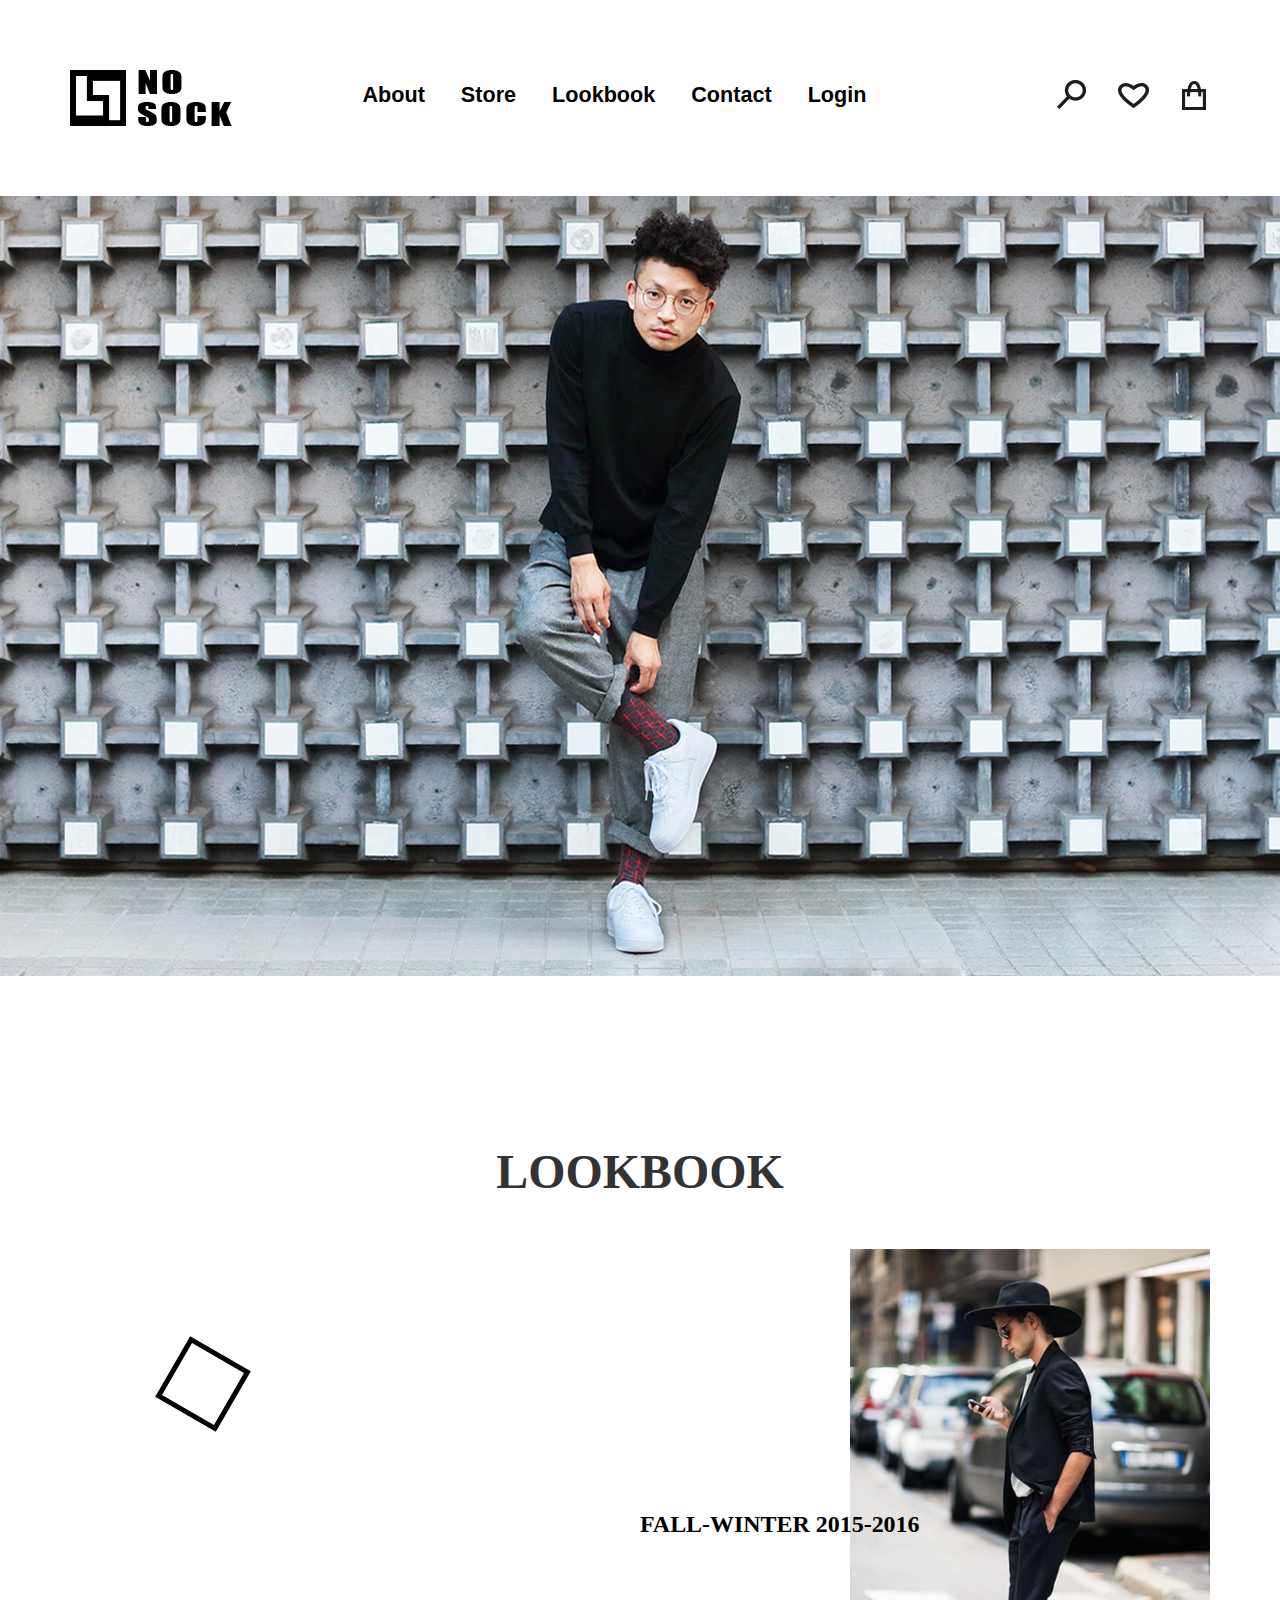
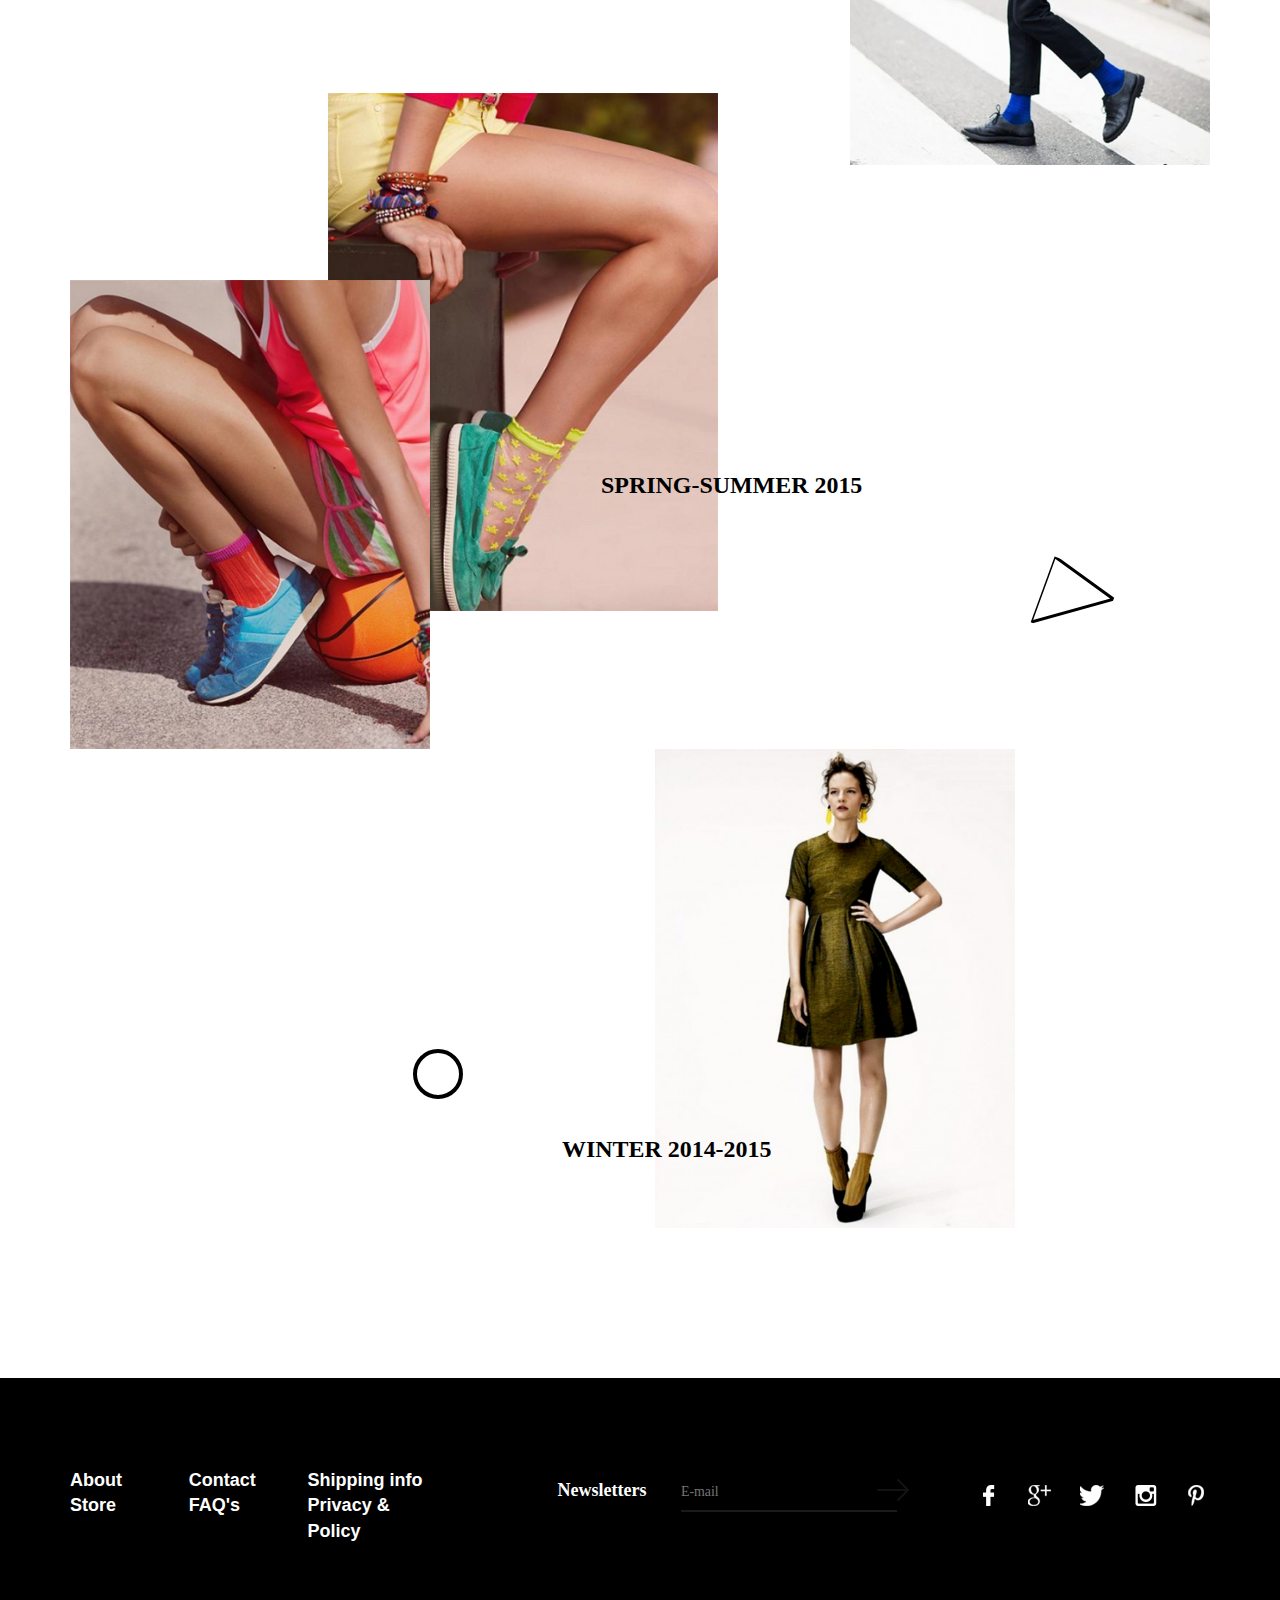
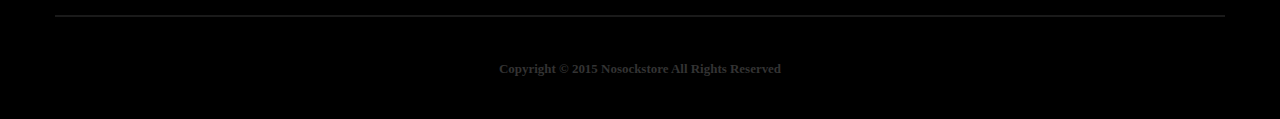
<file: index.html>
<!DOCTYPE html>
<html lang="en">
<head>
    <head>
        <meta charset="utf-8">
        <meta http-equiv="X-UA-Compatible" content="IE=edge">
        <meta name="viewport" content="width=device-width, initial-scale=1">
        <title>Maschenko NoSock</title>
        <link rel="stylesheet" type="text/css" href="./css/slick.css"/>
        <link rel="stylesheet" type="text/css" href="./css/slick-theme.css"/>
        <!-- Bootstrap -->
        <link href="./bootstrap/css/bootstrap.min.css" rel="stylesheet">
        <link rel="stylesheet" href="./css/style.css">
        <link rel="stylesheet" href="./css/media.css">
        <!--[if lt IE 9]>
          <script src="https://oss.maxcdn.com/html5shiv/3.7.3/html5shiv.min.js"></script>
          <script src="https://oss.maxcdn.com/respond/1.4.2/respond.min.js"></script>
        <![endif]-->
      </head>
</head>
<body>
    <header class="header">
        <div class="container">
            <div class="row row__header">
                <div class="visible-xs col-xs-2 burger__box">
                    <div class="burger">
                        <div class="br-stick"></div>
                    </div>
                </div>
                <div class="col-md-2 col-sm-3 hidden-xs">
                    <a href="#" class="logo__link">
                        <img src="img/logo.png" alt="logo">
                    </a>
                </div>
                <div class="col-md-6 col-md-offset-1 col-sm-12 nav__box">
                    <ul class="header__list navbar-nav">
                        <li class="header__list_item"><a href="#" class="header__list_link">About</a></li>
                        <li class="header__list_item"><a href="#" class="header__list_link">Store</a></li>
                        <li class="header__list_item"><a href="#" class="header__list_link">Lookbook</a></li>
                        <li class="header__list_item"><a href="#" class="header__list_link">Contact</a></li>
                        <li class="header__list_item"><a href="#" class="header__list_link">Login</a></li>
                    </ul>
                </div>
                <div class="col-md-2 col-md-offset-1 col-sm-3 col-sm-offset-6 sol-xs-2 icon__box">
                    <ul class="header__icon">
                        <li class="header__icon_item"><a href="#" class="header__icon_link header__icon_link-search"></a></li>
                        <li class="header__icon_item"><a href="#" class="header__icon_link header__icon_link-like"></a></li>
                        <li class="header__icon_item"><a href="#" class="header__icon_link header__icon_link-cart"></a></li>
                    </ul>
                </div>
            </div>
        </div>
    </header>
    <section class="banner__block">
        <div class="box__img"></div>
    </section>
    <main class="main__content">
        <div class="container">
            <div class="row">
                <div class="col-12 col__title">
                    <h1 class="main__title">lookbook</h1>
                </div>
            </div>
        </div>
        <div class="container">
            <div class="row">
                <div class="col-sm-1 col-sm-offset-1 position">
                    <div class="square">
                    </div>
                </div>
                <div class="col-sm-4 col-sm-offset-6 col-xs-7 col-xs-offset-1 position">
                    <span class="text-date text-date_f-w">fall-winter 2015-2016</span>
                    <img src="img/Layer 2.png" alt="pic" class="">
                </div>
            </div>
            <div class="row">
                <div class="col-sm-4 col-xs-5 position backet-box">
                    <img src="img/Layer 4.png" alt="pic" class="backet-down-girl">
                    <img src="img/Layer 3.png" alt="pic" class="backet-top-girl">
                    <span class="text-date text-date_s-s">spring-summer 2015</span>
                </div>
                <div class="col-sm-1 col-sm-offset-6 position triangle__block">
                    <div class="triangle">
                        <svg xmlns="http://www.w3.org/2000/svg" version="1.1" class="svg-triangle">
                          <polygon points="0,0 70,0 50,70"/>
                        </svg>
                    </div>
                </div>
            </div>
            <div class="row">
                <div class="col-sm-1 col-sm-offset-3 position">
                    <div class="circle">
                    </div>
                </div>
                <div class="col-sm-4 col-sm-offset-2 col-xs-7 col-xs-offset-5 girl__box position">
                    <span class="text-date text-date_w">winter 2014-2015</span>
                    <img src="img/Layer 5.png" alt="pic">
                </div>
            </div>
        </div>
    </main>
    <footer class="footer">
        <div class="container top-footer">
            <div class="row">
                <div class="col-md-4 col-sm-12">
                    <ul class="footer__nav">
                        <li class="footer__nav_item"><a href="#" class="footer__nav_link">About</a></li>
                        <li class="footer__nav_item"><a href="#" class="footer__nav_link">Contact</a></li>
                        <li class="footer__nav_item"><a href="#" class="footer__nav_link">Shipping info</a></li>
                        <li class="footer__nav_item"><a href="#" class="footer__nav_link">Store</a></li>
                        <li class="footer__nav_item"><a href="#" class="footer__nav_link">FAQ's</a></li>
                        <li class="footer__nav_item"><a href="#" class="footer__nav_link">Privacy &amp; Policy</a></li>
                    </ul>
                </div>
                <div class="col-md-4 col-md-offset-1 col-sm-12">
                    <form action="form.php" class="email-form">
                        <label for="email">Newsletters</label>
                        <input type="mail" class="email" id="email" placeholder="E-mail">
                    </form>
                </div>
                <div class="col-md-3 social__box col-sm-12">
                    <ul class="footer__social">
                        <li class="social__item"><a href="#" class="social__link social__link-fb"></a></li>
                        <li class="social__item"><a href="#" class="social__link social__link-gp"></a></li>
                        <li class="social__item"><a href="#" class="social__link social__link-tw"></a></li>
                        <li class="social__item"><a href="#" class="social__link social__link-inst"></a></li>
                        <li class="social__item"><a href="#" class="social__link social__link-pn"></a></li>
                    </ul>
                </div>
            </div>
        </div>
        <div class="container">
            <div class="row down-footer">
                <div class="col-md-4 col-md-offset-4">
                    <span class="footer__copy">Copyright &copy; 2015 Nosockstore All Rights Reserved</span>
                </div>
            </div>
        </div>
    </footer>
    <script src="libs/jquery-3.3.1.min.js"></script>
    <script src="libs/slick.min.js"></script>
    <script src="js/main.js"></script>
</body>
</html>
</file>
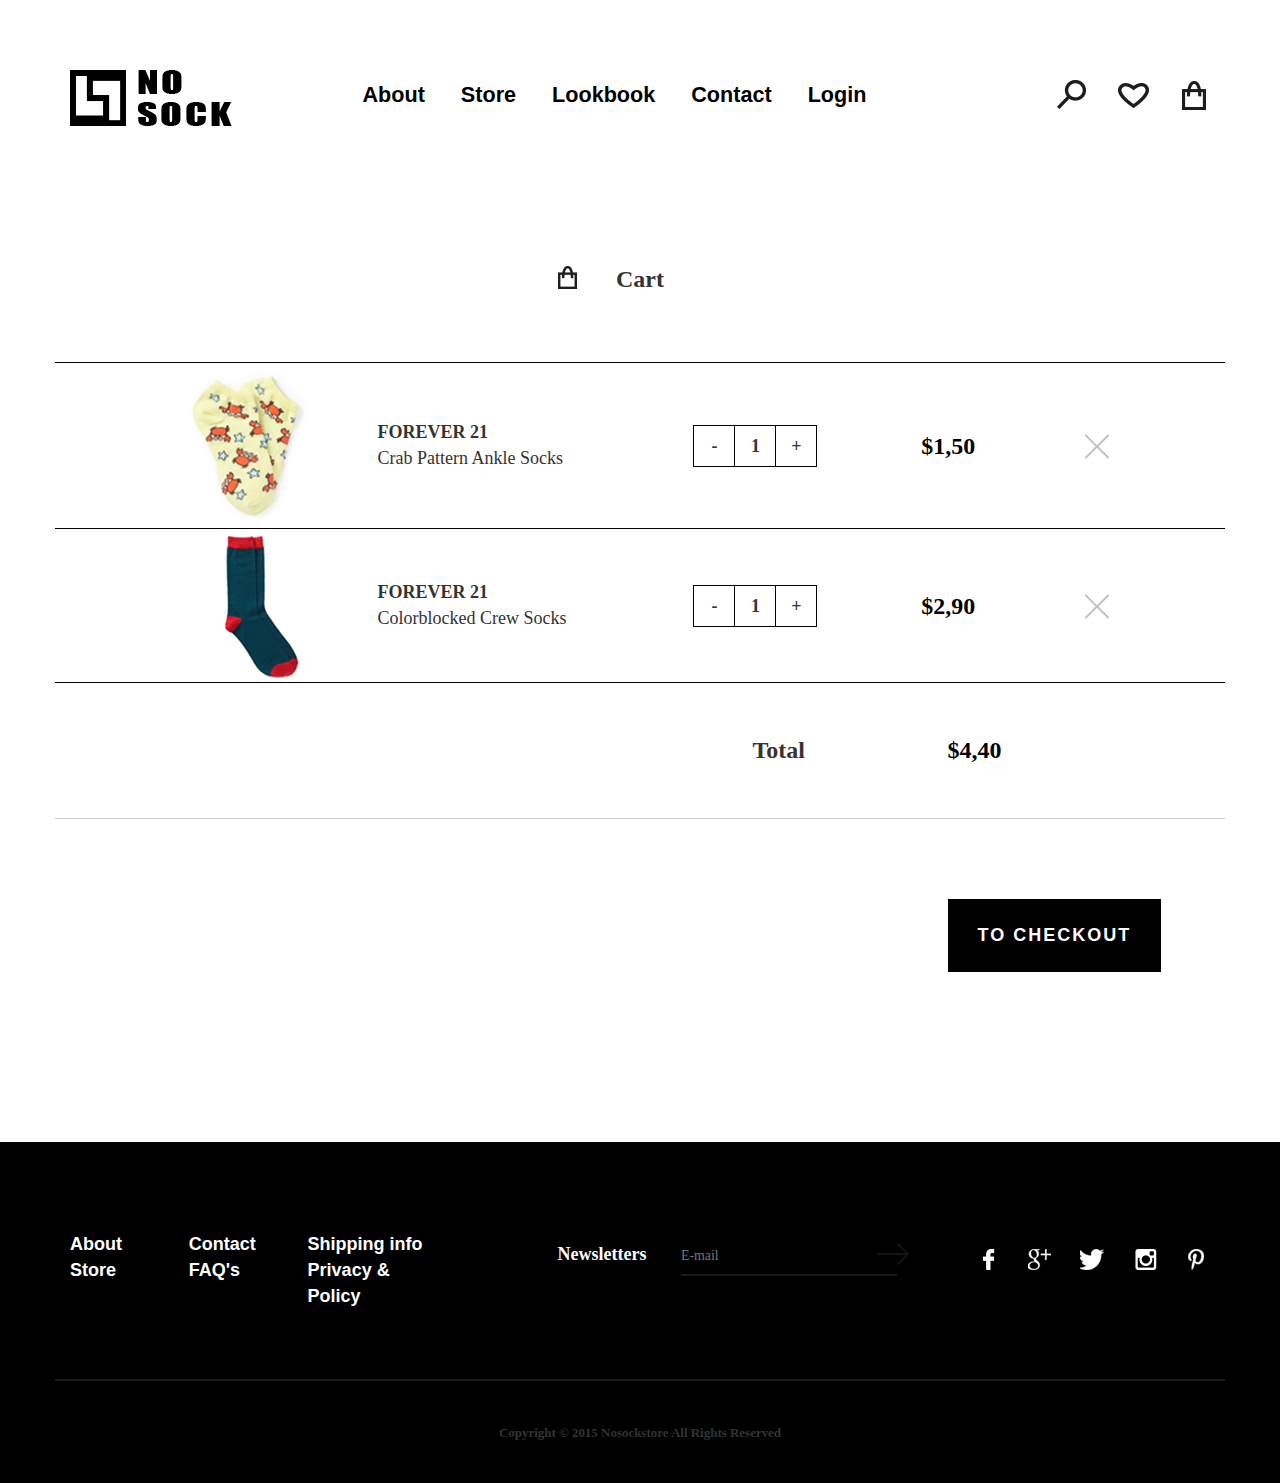
<file: cart.html>
<!DOCTYPE html>
<html lang="en">
<head>
    <head>
        <meta charset="utf-8">
        <meta http-equiv="X-UA-Compatible" content="IE=edge">
        <meta name="viewport" content="width=device-width, initial-scale=1">
        <title>Maschenko NoSock</title>
        <link rel="stylesheet" type="text/css" href="./css/slick.css"/>
        <link rel="stylesheet" type="text/css" href="./css/slick-theme.css"/>
        <!-- Bootstrap -->
        <link href="./bootstrap/css/bootstrap.min.css" rel="stylesheet">
        <link rel="stylesheet" href="./css/style.css">
        <link rel="stylesheet" href="./css/media.css">
        <!--[if lt IE 9]>
          <script src="https://oss.maxcdn.com/html5shiv/3.7.3/html5shiv.min.js"></script>
          <script src="https://oss.maxcdn.com/respond/1.4.2/respond.min.js"></script>
        <![endif]-->
      </head>
</head>
<body>
    <header class="header">
        <div class="container">
            <div class="row row__header">
                <div class="visible-xs col-xs-2 burger__box">
                    <div class="burger">
                        <div class="br-stick"></div>
                    </div>
                </div>
                <div class="col-md-2 col-sm-3 hidden-xs">
                    <a href="#" class="logo__link">
                        <img src="img/logo.png" alt="logo">
                    </a>
                </div>
                <div class="col-md-6 col-md-offset-1 col-sm-12 nav__box">
                    <ul class="header__list navbar-nav">
                        <li class="header__list_item"><a href="#" class="header__list_link">About</a></li>
                        <li class="header__list_item"><a href="#" class="header__list_link">Store</a></li>
                        <li class="header__list_item"><a href="#" class="header__list_link">Lookbook</a></li>
                        <li class="header__list_item"><a href="#" class="header__list_link">Contact</a></li>
                        <li class="header__list_item"><a href="#" class="header__list_link">Login</a></li>
                    </ul>
                </div>
                <div class="col-md-2 col-md-offset-1 col-sm-3 col-sm-offset-6 sol-xs-2 icon__box">
                    <ul class="header__icon">
                        <li class="header__icon_item"><a href="#" class="header__icon_link header__icon_link-search"></a></li>
                        <li class="header__icon_item"><a href="#" class="header__icon_link header__icon_link-like"></a></li>
                        <li class="header__icon_item"><a href="#" class="header__icon_link header__icon_link-cart"></a></li>
                    </ul>
                </div>
            </div>
        </div>
    </header>
    <main class="cart">
        <div class="container">
            <div class="row row__title">
                <div class="col-xs-2 col-xs-offset-5">
                    <h2 class="title__cart">Cart</h2>
                </div>
            </div>
            <div class="row row__cart">
                <div class="col-sm-2 col-sm-offset-1">
                    <img src="img/cart1.png" alt="pic">
                </div>
                <div class="col-sm-7 col-xs-5 nosock__wrap">
                    <div class="col-sm-5 cart__desc col-xs-12">
                        <div class="item__title">forever 21</div>
                        <div class="item__text">Crab Pattern Ankle Socks</div>
                    </div>
                    <div class="col-sm-3 col-xs-12 add__count">
                        <div class="box__iter">
                            <div class="box minus">-</div>
                            <div class="box count">1</div>
                            <div class="box plus">+</div>
                        </div>
                    </div>
                    <div class="col-sm-2 col-sm-offset-2 col-xs-12 product__money">
                        <span class="money">$1,50</span>
                    </div>
                </div>
                <div class="col-sm-1 delete__box">
                    <div class="delete">
                        <span class="close"></span>
                    </div>
                </div>
            </div>
            <div class="row row__cart">
                <div class="col-sm-2 col-sm-offset-1">
                    <img src="img/cart2.png" alt="pic">
                </div>
                <div class="col-sm-7 col-xs-5 nosock__wrap">
                    <div class="col-sm-5 cart__desc col-xs-12">
                        <div class="item__title">forever 21</div>
                        <div class="item__text">Colorblocked Crew Socks</div>                    </div>
                    <div class="col-sm-3 col-xs-12 add__count">
                        <div class="box__iter">
                            <div class="box minus">-</div>
                            <div class="box count">1</div>
                            <div class="box plus">+</div>
                        </div>
                    </div>
                    <div class="col-sm-2 col-sm-offset-2 col-xs-12 product__money">
                        <span class="money">$2,90</span>
                    </div>
                </div>
                <div class="col-sm-1 delete__box">
                    <div class="delete">
                        <span class="close"></span>
                    </div>
                </div>
            </div>
            <div class="row row__total">
                <div class="col-sm-1 col-sm-offset-7 col-xs-2 col-xs-offset-1">
                    <span class="total">Total</span>
                </div>
                <div class="col-sm-1 col-sm-offset-1 col-xs-2 col-xs-offset-3">
                    <span class="money">$4,40</span>
                </div>    
            </div>
            <div class="row">
                <div class="col-md-3 col-md-offset-9 col-sm-4 col-sm-offset-8 row__checkout">
                    <a href="#" class="checkout">to checkout</a>
                </div>
            </div>
        </div>
    </main>
    <footer class="footer">
        <div class="container top-footer">
            <div class="row">
                <div class="col-md-4 col-sm-12">
                    <ul class="footer__nav">
                        <li class="footer__nav_item"><a href="#" class="footer__nav_link">About</a></li>
                        <li class="footer__nav_item"><a href="#" class="footer__nav_link">Contact</a></li>
                        <li class="footer__nav_item"><a href="#" class="footer__nav_link">Shipping info</a></li>
                        <li class="footer__nav_item"><a href="#" class="footer__nav_link">Store</a></li>
                        <li class="footer__nav_item"><a href="#" class="footer__nav_link">FAQ's</a></li>
                        <li class="footer__nav_item"><a href="#" class="footer__nav_link">Privacy &amp; Policy</a></li>
                    </ul>
                </div>
                <div class="col-md-4 col-md-offset-1 col-sm-12">
                    <form action="form.php" class="email-form">
                        <label for="email">Newsletters</label>
                        <input type="mail" class="email" id="email" placeholder="E-mail">
                    </form>
                </div>
                <div class="col-md-3 social__box col-sm-12">
                    <ul class="footer__social">
                        <li class="social__item"><a href="#" class="social__link social__link-fb"></a></li>
                        <li class="social__item"><a href="#" class="social__link social__link-gp"></a></li>
                        <li class="social__item"><a href="#" class="social__link social__link-tw"></a></li>
                        <li class="social__item"><a href="#" class="social__link social__link-inst"></a></li>
                        <li class="social__item"><a href="#" class="social__link social__link-pn"></a></li>
                    </ul>
                </div>
            </div>
        </div>
        <div class="container">
            <div class="row down-footer">
                <div class="col-md-4 col-md-offset-4">
                    <span class="footer__copy">Copyright &copy; 2015 Nosockstore All Rights Reserved</span>
                </div>
            </div>
        </div>
    </footer>
    <script src="libs/jquery-3.3.1.min.js"></script>
    <script src="libs/slick.min.js"></script>
    <script src="js/main.js"></script>
</body>
</html>
</file>
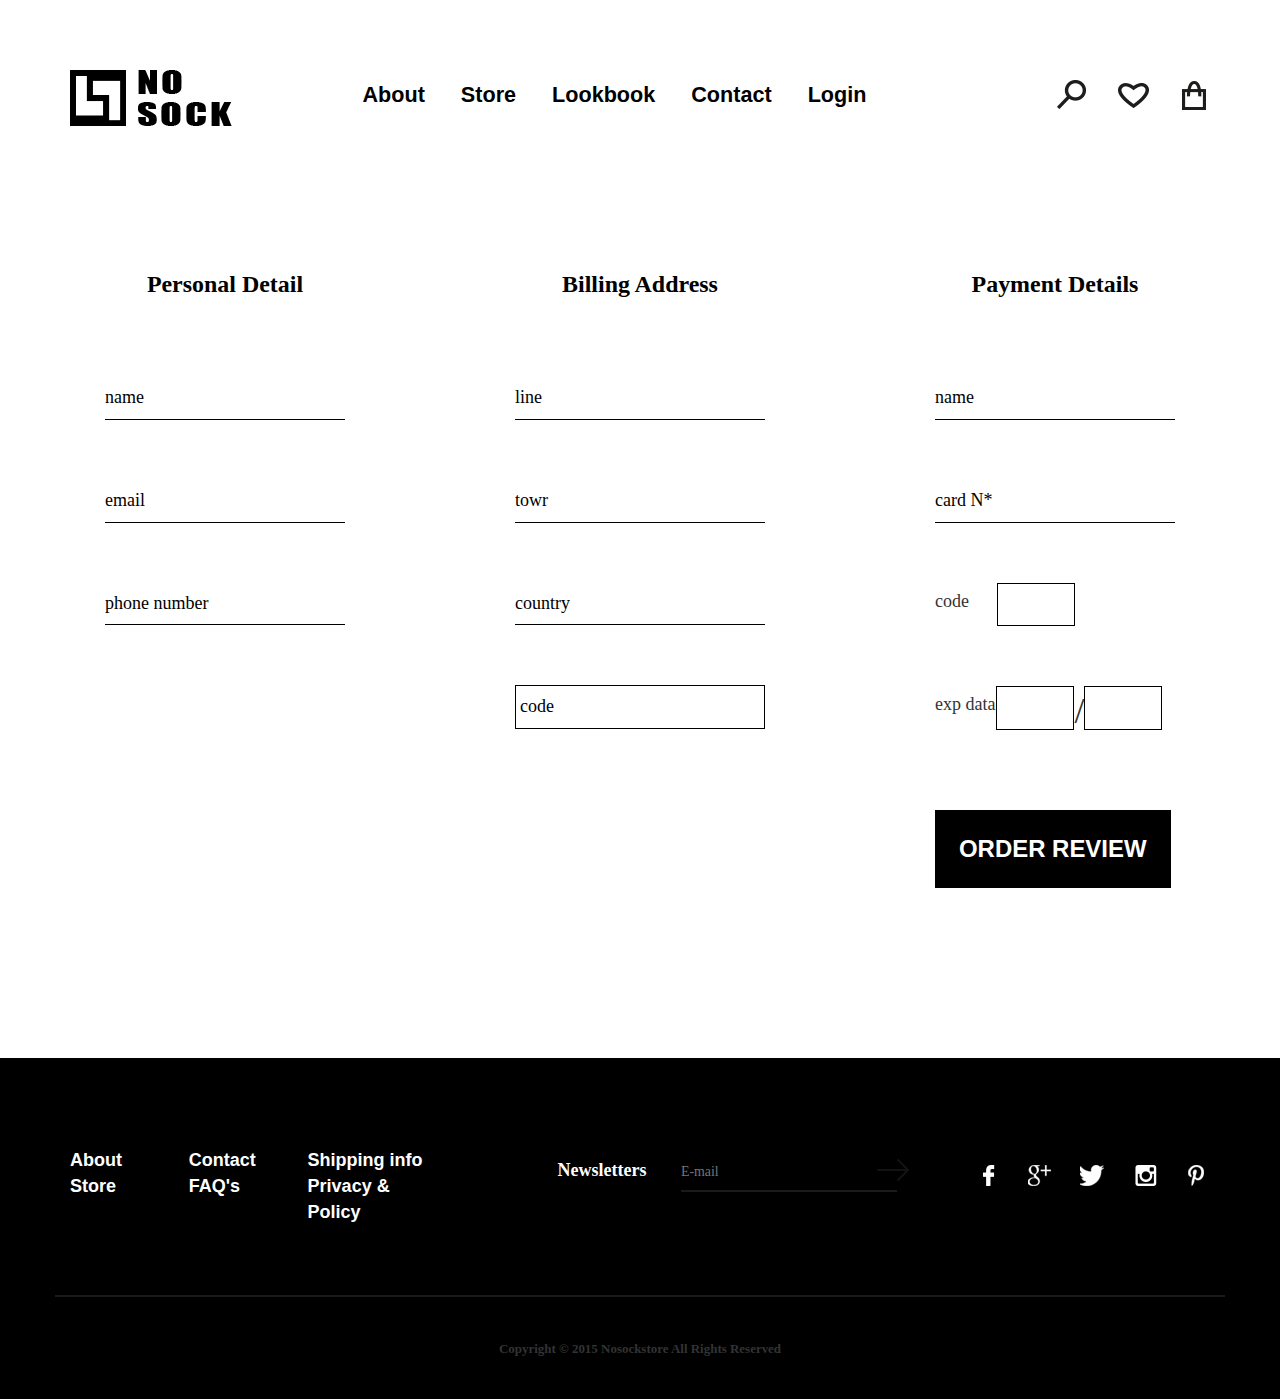
<file: contact.html>
<!DOCTYPE html>
<html lang="en">
<head>
    <head>
        <meta charset="utf-8">
        <meta http-equiv="X-UA-Compatible" content="IE=edge">
        <meta name="viewport" content="width=device-width, initial-scale=1">
        <title>Maschenko NoSock</title>
        <link rel="stylesheet" type="text/css" href="./css/slick.css"/>
        <link rel="stylesheet" type="text/css" href="./css/slick-theme.css"/>
        <!-- Bootstrap -->
        <link href="./bootstrap/css/bootstrap.min.css" rel="stylesheet">
        <link rel="stylesheet" href="./css/style.css">
        <link rel="stylesheet" href="./css/media.css">
        <!--[if lt IE 9]>
          <script src="https://oss.maxcdn.com/html5shiv/3.7.3/html5shiv.min.js"></script>
          <script src="https://oss.maxcdn.com/respond/1.4.2/respond.min.js"></script>
        <![endif]-->
      </head>
</head>
<body>
    <header class="header">
        <div class="container">
            <div class="row row__header">
                <div class="visible-xs col-xs-2 burger__box">
                    <div class="burger">
                        <div class="br-stick"></div>
                    </div>
                </div>
                <div class="col-md-2 col-sm-3 hidden-xs">
                    <a href="#" class="logo__link">
                        <img src="img/logo.png" alt="logo">
                    </a>
                </div>
                <div class="col-md-6 col-md-offset-1 col-sm-12 nav__box">
                    <ul class="header__list navbar-nav">
                        <li class="header__list_item"><a href="#" class="header__list_link">About</a></li>
                        <li class="header__list_item"><a href="#" class="header__list_link">Store</a></li>
                        <li class="header__list_item"><a href="#" class="header__list_link">Lookbook</a></li>
                        <li class="header__list_item"><a href="#" class="header__list_link">Contact</a></li>
                        <li class="header__list_item"><a href="#" class="header__list_link">Login</a></li>
                    </ul>
                </div>
                <div class="col-md-2 col-md-offset-1 col-sm-3 col-sm-offset-6 sol-xs-2 icon__box">
                    <ul class="header__icon">
                        <li class="header__icon_item"><a href="#" class="header__icon_link header__icon_link-search"></a></li>
                        <li class="header__icon_item"><a href="#" class="header__icon_link header__icon_link-like"></a></li>
                        <li class="header__icon_item"><a href="#" class="header__icon_link header__icon_link-cart"></a></li>
                    </ul>
                </div>
            </div>
        </div>
    </header>
    <main class="person__info">
        <form action="form.php" class="user__info">
            <div class="container">
                <div class="row row__user">
                    <div class="col-md-4 col-xs-12 user-detailes">
                        <h2 class="form__title">Personal Detail<span class="arrow"></span></h2>
                        <div class="wrap__input">
                            <input type="text" placeholder="name">
                            <input type="email" placeholder="email">
                            <input type="number" placeholder="phone number">
                        </div>
                    </div>
                    <div class="col-md-4 col-xs-12 user-address">
                        <h2 class="form__title">Billing Address<span class="arrow"></span></h2>
                        <div class="wrap__input">
                            <input type="text" placeholder="line">
                            <input type="text" placeholder="towr">
                            <input type="text" placeholder="country">
                            <input type="text" placeholder="code">
                        </div>    
                    </div>
                    <div class="col-md-4 col-xs-12 user-pay">
                        <h2 class="form__title">Payment Details<span class="arrow"></span></h2>
                        <div class="wrap__input">                        
                            <input type="text" placeholder="name" class="pay-name">
                            <input type="number" placeholder="card N*" class="pay-card">
                            <div class="wrap-code">
                                <label for="code">code</label>
                                <input type="text" id="code">
                            </div>
                            <div class="wrap-date">
                                <label for="date" class="date">exp data</label>
                                <input type="text" id="date"><span>/</span><input type="text">
                            </div>
                        </div>    
                        <a href="#" class="form-btn">order review</a>
                    </div>
                </div>
            </div>
        </form>
    </main>
    <footer class="footer">
        <div class="container top-footer">
            <div class="row">
                <div class="col-md-4 col-sm-12">
                    <ul class="footer__nav">
                        <li class="footer__nav_item"><a href="#" class="footer__nav_link">About</a></li>
                        <li class="footer__nav_item"><a href="#" class="footer__nav_link">Contact</a></li>
                        <li class="footer__nav_item"><a href="#" class="footer__nav_link">Shipping info</a></li>
                        <li class="footer__nav_item"><a href="#" class="footer__nav_link">Store</a></li>
                        <li class="footer__nav_item"><a href="#" class="footer__nav_link">FAQ's</a></li>
                        <li class="footer__nav_item"><a href="#" class="footer__nav_link">Privacy &amp; Policy</a></li>
                    </ul>
                </div>
                <div class="col-md-4 col-md-offset-1 col-sm-12">
                    <form action="form.php" class="email-form">
                        <label for="email">Newsletters</label>
                        <input type="mail" class="email" id="email" placeholder="E-mail">
                    </form>
                </div>
                <div class="col-md-3 social__box col-sm-12">
                    <ul class="footer__social">
                        <li class="social__item"><a href="#" class="social__link social__link-fb"></a></li>
                        <li class="social__item"><a href="#" class="social__link social__link-gp"></a></li>
                        <li class="social__item"><a href="#" class="social__link social__link-tw"></a></li>
                        <li class="social__item"><a href="#" class="social__link social__link-inst"></a></li>
                        <li class="social__item"><a href="#" class="social__link social__link-pn"></a></li>
                    </ul>
                </div>
            </div>
        </div>
        <div class="container">
            <div class="row down-footer">
                <div class="col-md-4 col-md-offset-4">
                    <span class="footer__copy">Copyright &copy; 2015 Nosockstore All Rights Reserved</span>
                </div>
            </div>
        </div>
    </footer>
    <script src="libs/jquery-3.3.1.min.js"></script>
    <script src="libs/slick.min.js"></script>
    <script src="js/main.js"></script>
</body>
</html>
</file>
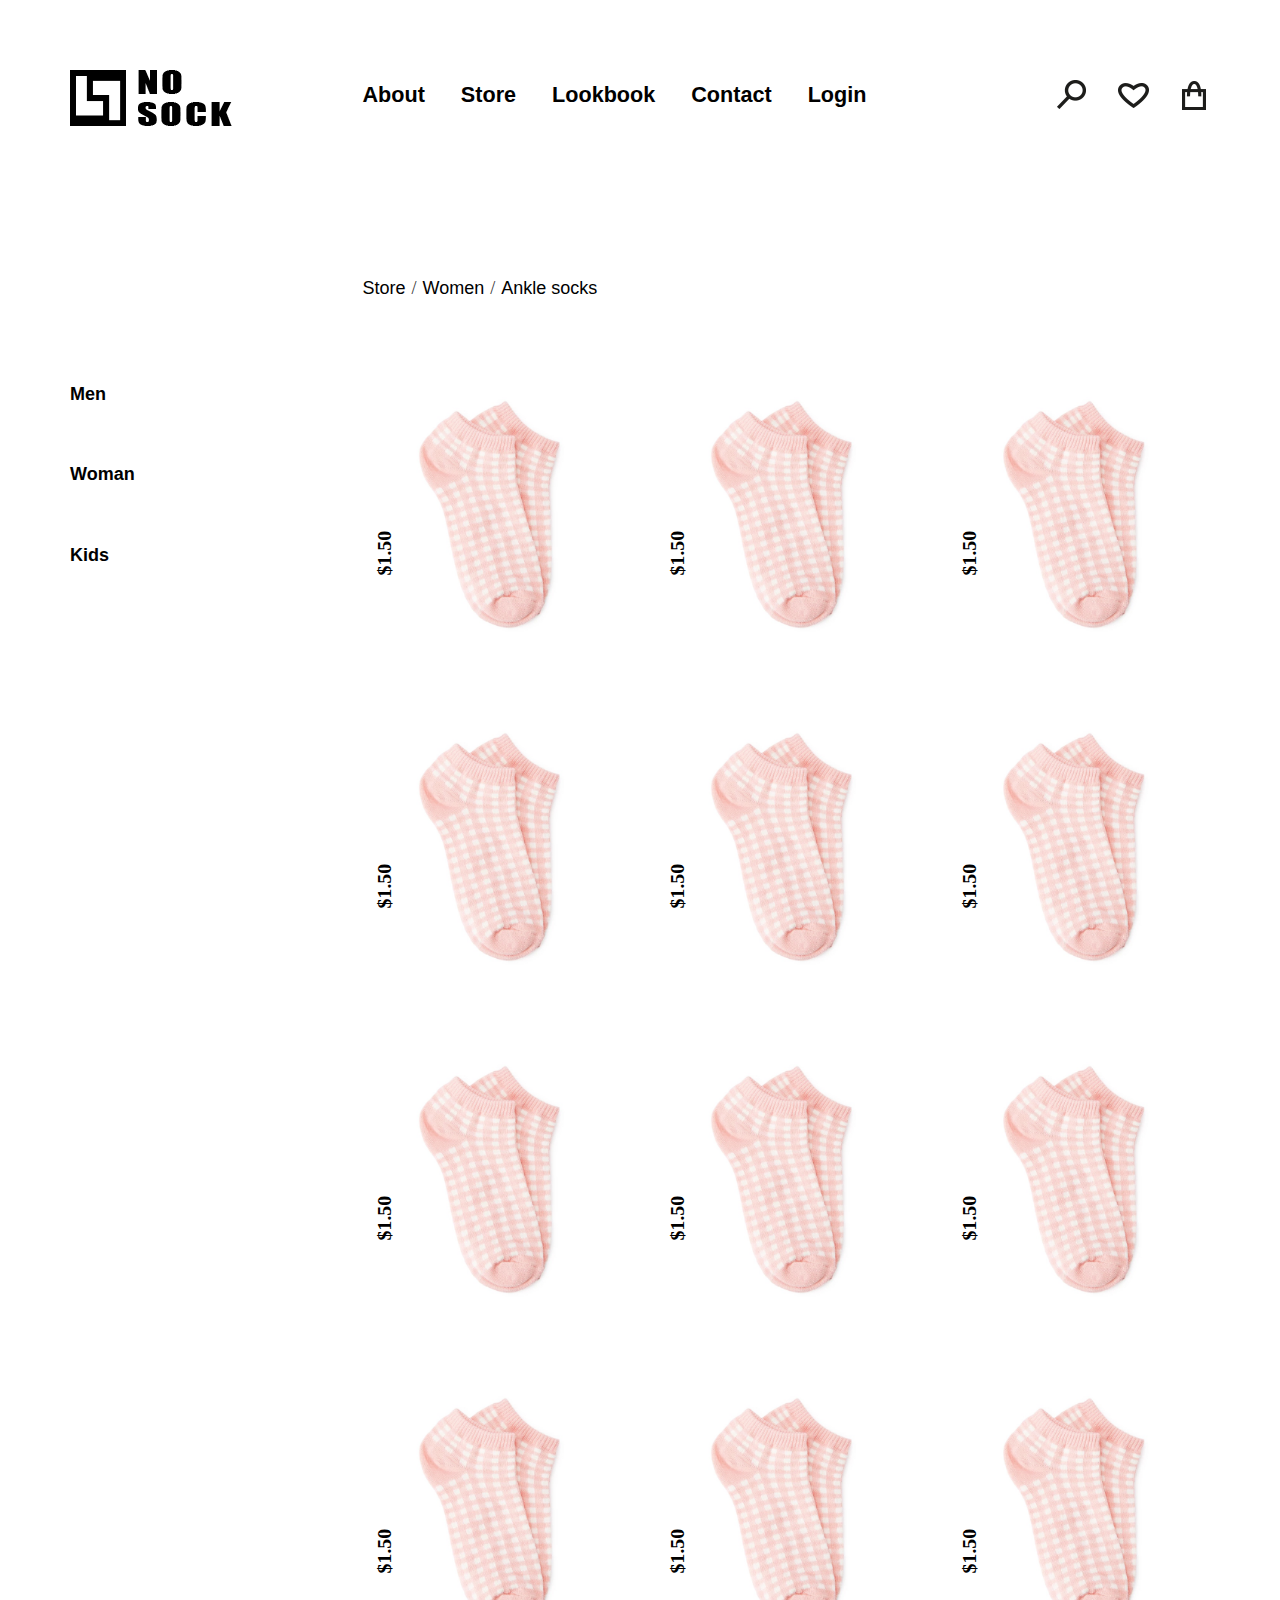
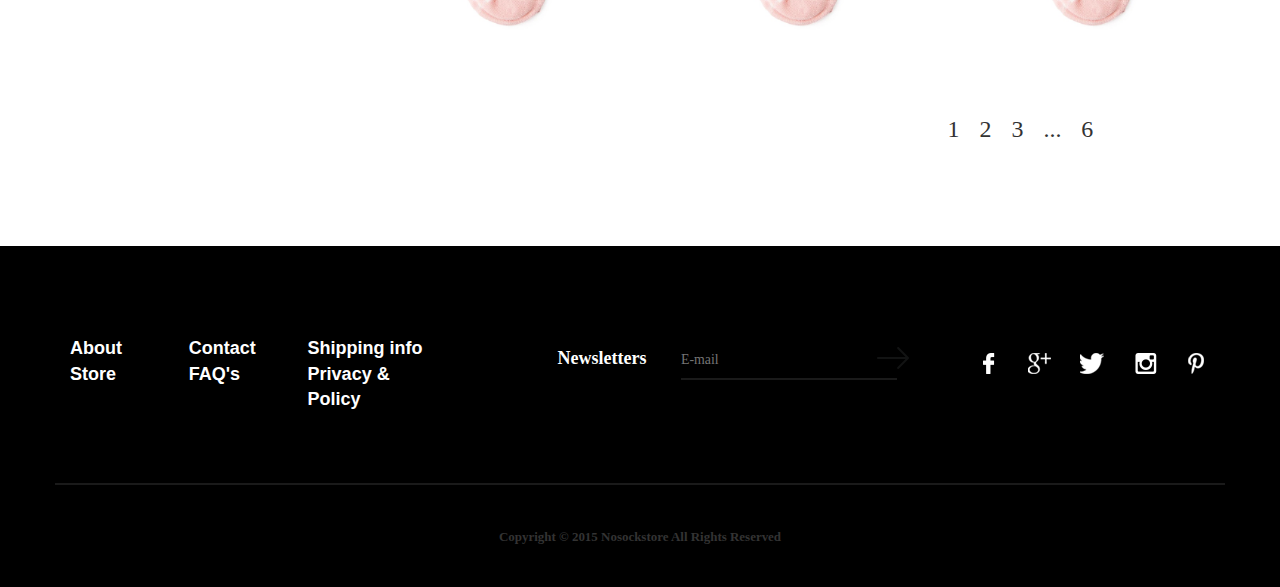
<file: grid.html>
<!DOCTYPE html>
<html lang="en">
<head>
    <head>
        <meta charset="utf-8">
        <meta http-equiv="X-UA-Compatible" content="IE=edge">
        <meta name="viewport" content="width=device-width, initial-scale=1">
        <title>Maschenko NoSock</title>
        <link rel="stylesheet" type="text/css" href="./css/slick.css"/>
        <link rel="stylesheet" type="text/css" href="./css/slick-theme.css"/>
        <!-- Bootstrap -->
        <link href="./bootstrap/css/bootstrap.min.css" rel="stylesheet">
        <link rel="stylesheet" href="./css/style.css">
        <link rel="stylesheet" href="./css/media.css">
        <!--[if lt IE 9]>
          <script src="https://oss.maxcdn.com/html5shiv/3.7.3/html5shiv.min.js"></script>
          <script src="https://oss.maxcdn.com/respond/1.4.2/respond.min.js"></script>
        <![endif]-->
      </head>
</head>
<body>
    <header class="header">
        <div class="container">
            <div class="row row__header">
                <div class="visible-xs col-xs-2 burger__box">
                    <div class="burger">
                        <div class="br-stick"></div>
                    </div>
                </div>
                <div class="col-md-2 col-sm-3 hidden-xs">
                    <a href="#" class="logo__link">
                        <img src="img/logo.png" alt="logo">
                    </a>
                </div>
                <div class="col-md-6 col-md-offset-1 col-sm-12 nav__box">
                    <ul class="header__list navbar-nav">
                        <li class="header__list_item"><a href="#" class="header__list_link">About</a></li>
                        <li class="header__list_item"><a href="#" class="header__list_link">Store</a></li>
                        <li class="header__list_item"><a href="#" class="header__list_link">Lookbook</a></li>
                        <li class="header__list_item"><a href="#" class="header__list_link">Contact</a></li>
                        <li class="header__list_item"><a href="#" class="header__list_link">Login</a></li>
                    </ul>
                </div>
                <div class="col-md-2 col-md-offset-1 col-sm-3 col-sm-offset-6 sol-xs-2 icon__box">
                    <ul class="header__icon">
                        <li class="header__icon_item"><a href="#" class="header__icon_link header__icon_link-search"></a></li>
                        <li class="header__icon_item"><a href="#" class="header__icon_link header__icon_link-like"></a></li>
                        <li class="header__icon_item"><a href="#" class="header__icon_link header__icon_link-cart"></a></li>
                    </ul>
                </div>
            </div>
        </div>
    </header>
    <main class="product__grid">
        <div class="container">
            <div class="row row__bread-crumbs">
                <div class="col-sm-offset-3 col-md-7 hidden-xs">
                    <ul class="bread__crumbs">
                        <li class="bread__crumbs_item"><a href="#" class="bread__crumbs_link">Store</a></li>
                        <li class="bread__crumbs_item"><a href="#" class="bread__crumbs_link">Women</a></li>
                        <li class="bread__crumbs_item"><a href="#" class="bread__crumbs_link">Ankle socks</a></li>
                    </ul>
                </div>
            </div>
            <div class="row grid__block">
                <div class="col-md-1 col-xs-12">
                    <ul class="sidebar">
                        <li class="nav__item"><a href="#" class="nav__link">Men</a></li>
                        <li class="nav__item"><a href="#" class="nav__link nav__link_woman">Woman</a>
                            <ul class="sub-nav__list">
                                <li class="sub-nav__item"><a href="#" class="sub-nav__link">ankle</a></li>
                                <li class="sub-nav__item"><a href="#" class="sub-nav__link">crew</a></li>
                                <li class="sub-nav__item"><a href="#" class="sub-nav__link">knee</a></li>
                                <li class="sub-nav__item"><a href="#" class="sub-nav__link">over the knee</a></li>
                            </ul>
                        </li>
                        <li class="nav__item"><a href="#" class="nav__link">Kids</a></li>
                    </ul>
                </div>
                <div class="col-md-9 col-md-offset-2 col-xs-12">
                    <div class="row row__grid">
                        <div class="col-md-4 col-xs-12 grid__item">
                            <span class="money">$1.50</span>
                            <div class="wrap__img">
                                <img src="img/nosock.png" alt="pic">
                            </div>    
                            <div class="item__hover">
                                <div class="item__title">forever 21</div>
                                <div class="item__text">Crab Pattern Ankle Socks</div>
                            </div>
                            <div class="hidden__desc">
                                <div class="item__title">forever 21</div>
                                <div class="item__text">Daisy Print Socks</div>
                                <div class="hiddem__icon">
                                    <div class="hidden__cart"></div>
                                    <div class="hidden__like"></div>
                                </div>
                            </div>
                        </div>
                        <div class="col-md-4 col-xs-12 grid__item">
                            <span class="money">$1.50</span>
                            <div class="wrap__img">
                                <img src="img/nosock.png" alt="pic">
                            </div>    
                            <div class="item__hover">
                                <div class="item__title">forever 21</div>
                                <div class="item__text">Crab Pattern Ankle Socks</div>
                            </div>
                            <div class="hidden__desc">
                                <div class="item__title">forever 21</div>
                                <div class="item__text">Daisy Print Socks</div>
                                <div class="hiddem__icon">
                                    <div class="hidden__cart"></div>
                                    <div class="hidden__like"></div>
                                </div>
                            </div>
                        </div>
                        <div class="col-md-4 col-xs-12 grid__item">
                            <span class="money">$1.50</span>
                            <div class="wrap__img">
                                <img src="img/nosock.png" alt="pic">
                            </div>
                            <div class="item__hover">
                                <div class="item__title">forever 21</div>
                                <div class="item__text">Crab Pattern Ankle Socks</div>
                            </div>
                            <div class="hidden__desc">
                                <div class="item__title">forever 21</div>
                                <div class="item__text">Daisy Print Socks</div>
                                <div class="hiddem__icon">
                                    <div class="hidden__cart"></div>
                                    <div class="hidden__like"></div>
                                </div>
                            </div>
                        </div>
                    </div>
                    <div class="row row__grid">
                        <div class="col-md-4 col-xs-12 grid__item">
                            <span class="money">$1.50</span>
                            <div class="wrap__img">
                                <img src="img/nosock.png" alt="pic">
                            </div>    
                            <div class="item__hover">
                                <div class="item__title">forever 21</div>
                                <div class="item__text">Crab Pattern Ankle Socks</div>
                            </div>
                            <div class="hidden__desc">
                                <div class="item__title">forever 21</div>
                                <div class="item__text">Daisy Print Socks</div>
                                <div class="hiddem__icon">
                                    <div class="hidden__cart"></div>
                                    <div class="hidden__like"></div>
                                </div>
                            </div>
                        </div>
                        <div class="col-md-4 col-xs-12 grid__item">
                            <span class="money">$1.50</span>
                            <div class="wrap__img">
                                <img src="img/nosock.png" alt="pic">
                            </div>    
                            <div class="item__hover">
                                <div class="item__title">forever 21</div>
                                <div class="item__text">Crab Pattern Ankle Socks</div>
                            </div>
                            <div class="hidden__desc">
                                <div class="item__title">forever 21</div>
                                <div class="item__text">Daisy Print Socks</div>
                                <div class="hiddem__icon">
                                    <div class="hidden__cart"></div>
                                    <div class="hidden__like"></div>
                                </div>
                            </div>
                        </div>
                        <div class="col-md-4 col-xs-12 grid__item"> 
                            <span class="money">$1.50</span>
                            <div class="wrap__img">
                                <img src="img/nosock.png" alt="pic">
                            </div>    
                            <div class="item__hover">
                                <div class="item__title">forever 21</div>
                                <div class="item__text">Crab Pattern Ankle Socks</div>
                            </div>
                            <div class="hidden__desc">
                                <div class="item__title">forever 21</div>
                                <div class="item__text">Daisy Print Socks</div>
                                <div class="hiddem__icon">
                                    <div class="hidden__cart"></div>
                                    <div class="hidden__like"></div>
                                </div>
                            </div>
                        </div>
                    </div>
                    <div class="row row__grid">
                        <div class="col-md-4 col-xs-12 grid__item">
                            <span class="money">$1.50</span>
                            <div class="wrap__img">
                                <img src="img/nosock.png" alt="pic">
                            </div>    
                            <div class="item__hover">
                                <div class="item__title">forever 21</div>
                                <div class="item__text">Crab Pattern Ankle Socks</div>
                            </div>
                            <div class="hidden__desc">
                                <div class="item__title">forever 21</div>
                                <div class="item__text">Daisy Print Socks</div>
                                <div class="hiddem__icon">
                                    <div class="hidden__cart"></div>
                                    <div class="hidden__like"></div>
                                </div>
                            </div>
                        </div>
                        <div class="col-md-4 col-xs-12 grid__item">
                            <span class="money">$1.50</span>
                            <div class="wrap__img">
                                <img src="img/nosock.png" alt="pic">
                            </div>    
                            <div class="item__hover">
                                <div class="item__title">forever 21</div>
                                <div class="item__text">Crab Pattern Ankle Socks</div>
                            </div>
                            <div class="hidden__desc">
                                <div class="item__title">forever 21</div>
                                <div class="item__text">Daisy Print Socks</div>
                                <div class="hiddem__icon">
                                    <div class="hidden__cart"></div>
                                    <div class="hidden__like"></div>
                                </div>
                            </div>
                        </div>
                        <div class="col-md-4 col-xs-12 grid__item">
                            <span class="money">$1.50</span>
                            <div class="wrap__img">
                                <img src="img/nosock.png" alt="pic">
                            </div>    
                            <div class="item__hover">
                                <div class="item__title">forever 21</div>
                                <div class="item__text">Crab Pattern Ankle Socks</div>
                            </div>
                            <div class="hidden__desc">
                                <div class="item__title">forever 21</div>
                                <div class="item__text">Daisy Print Socks</div>
                                <div class="hiddem__icon">
                                    <div class="hidden__cart"></div>
                                    <div class="hidden__like"></div>
                                </div>
                            </div>
                        </div>
                    </div>
                    <div class="row row__grid">
                        <div class="col-md-4 col-xs-12 grid__item">
                            <span class="money">$1.50</span>
                            <div class="wrap__img">
                                <img src="img/nosock.png" alt="pic">
                            </div>    
                            <div class="item__hover">
                                <div class="item__title">forever 21</div>
                                <div class="item__text">Crab Pattern Ankle Socks</div>
                            </div>
                            <div class="hidden__desc">
                                <div class="item__title">forever 21</div>
                                <div class="item__text">Daisy Print Socks</div>
                                <div class="hiddem__icon">
                                    <div class="hidden__cart"></div>
                                    <div class="hidden__like"></div>
                                </div>
                            </div>
                        </div>
                        <div class="col-md-4 col-xs-12 grid__item">
                            <span class="money">$1.50</span>
                            <div class="wrap__img">
                                <img src="img/nosock.png" alt="pic">
                            </div>
                            <div class="item__hover">
                                <div class="item__title">forever 21</div>
                                <div class="item__text">Crab Pattern Ankle Socks</div>
                            </div>
                            <div class="hidden__desc">
                                <div class="item__title">forever 21</div>
                                <div class="item__text">Daisy Print Socks</div>
                                <div class="hiddem__icon">
                                    <div class="hidden__cart"></div>
                                    <div class="hidden__like"></div>
                                </div>
                            </div>
                        </div>
                        <div class="col-md-4 col-xs-12 grid__item">
                            <span class="money">$1.50</span>
                            <div class="wrap__img">
                                <img src="img/nosock.png" alt="pic">
                            </div>
                            <div class="item__hover">
                                <div class="item__title">forever 21</div>
                                <div class="item__text">Crab Pattern Ankle Socks</div>
                            </div>
                            <div class="hidden__desc">
                                <div class="item__title">forever 21</div>
                                <div class="item__text">Daisy Print Socks</div>
                                <div class="hiddem__icon">
                                    <div class="hidden__cart"></div>
                                    <div class="hidden__like"></div>
                                </div>
                            </div>
                        </div>
                    </div>
                </div>
            </div> 
            <div class="row">
                <div class="col-md-2 col-md-offset-9">
                    <ul class="page__list">
                        <li class="page__item">1</li>
                        <li class="page__item">2</li>
                        <li class="page__item">3</li>
                        <li class="page__item">...</li>
                        <li class="page__item">6</li>
                    </ul>
                </div>
            </div>
        </div>
    </main>
    <footer class="footer">
        <div class="container top-footer">
            <div class="row">
                <div class="col-md-4 col-sm-12">
                    <ul class="footer__nav">
                        <li class="footer__nav_item"><a href="#" class="footer__nav_link">About</a></li>
                        <li class="footer__nav_item"><a href="#" class="footer__nav_link">Contact</a></li>
                        <li class="footer__nav_item"><a href="#" class="footer__nav_link">Shipping info</a></li>
                        <li class="footer__nav_item"><a href="#" class="footer__nav_link">Store</a></li>
                        <li class="footer__nav_item"><a href="#" class="footer__nav_link">FAQ's</a></li>
                        <li class="footer__nav_item"><a href="#" class="footer__nav_link">Privacy &amp; Policy</a></li>
                    </ul>
                </div>
                <div class="col-md-4 col-md-offset-1 col-sm-12">
                    <form action="form.php" class="email-form">
                        <label for="email">Newsletters</label>
                        <input type="mail" class="email" id="email" placeholder="E-mail">
                    </form>
                </div>
                <div class="col-md-3 social__box col-sm-12">
                    <ul class="footer__social">
                        <li class="social__item"><a href="#" class="social__link social__link-fb"></a></li>
                        <li class="social__item"><a href="#" class="social__link social__link-gp"></a></li>
                        <li class="social__item"><a href="#" class="social__link social__link-tw"></a></li>
                        <li class="social__item"><a href="#" class="social__link social__link-inst"></a></li>
                        <li class="social__item"><a href="#" class="social__link social__link-pn"></a></li>
                    </ul>
                </div>
            </div>
        </div>
        <div class="container">
            <div class="row down-footer">
                <div class="col-md-4 col-md-offset-4">
                    <span class="footer__copy">Copyright &copy; 2015 Nosockstore All Rights Reserved</span>
                </div>
            </div>
        </div>
    </footer>
    <script src="libs/jquery-3.3.1.min.js"></script>
    <script src="libs/slick.min.js"></script>
    <script src="js/main.js"></script>
</body>
</html>
</file>
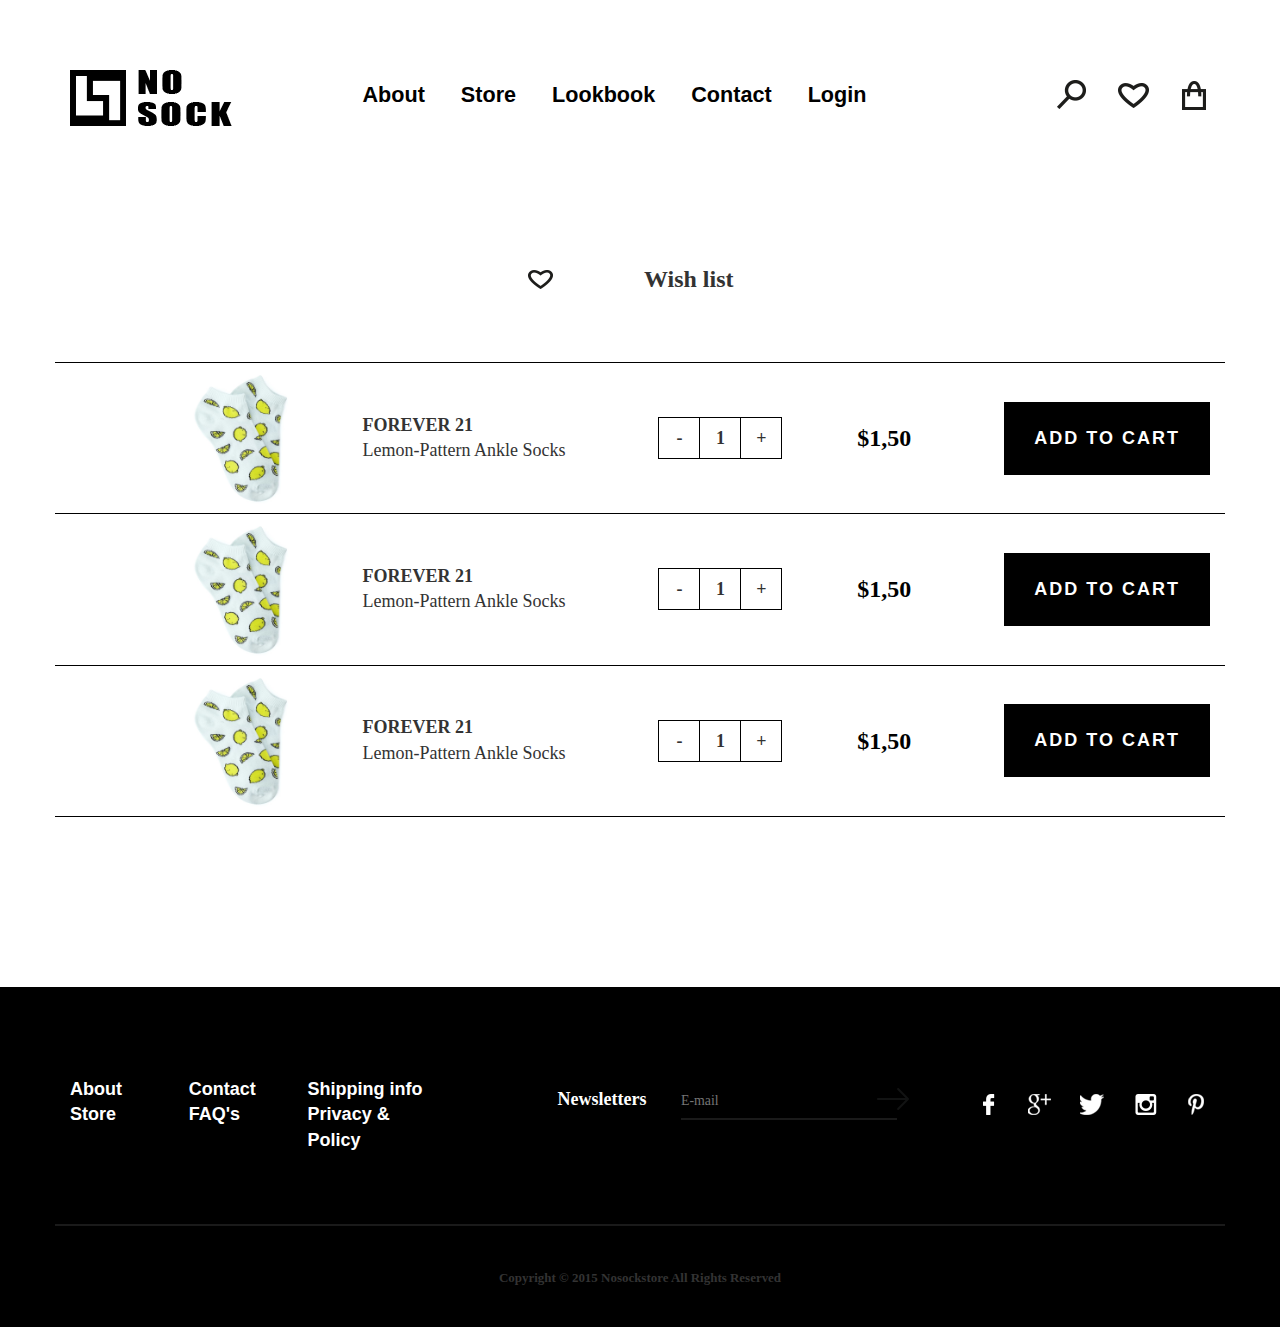
<file: wish.html>
<!DOCTYPE html>
<html lang="en">
<head>
    <head>
        <meta charset="utf-8">
        <meta http-equiv="X-UA-Compatible" content="IE=edge">
        <meta name="viewport" content="width=device-width, initial-scale=1">
        <title>Maschenko NoSock</title>
        <link rel="stylesheet" type="text/css" href="./css/slick.css"/>
        <link rel="stylesheet" type="text/css" href="./css/slick-theme.css"/>
        <!-- Bootstrap -->
        <link href="./bootstrap/css/bootstrap.min.css" rel="stylesheet">
        <link rel="stylesheet" href="./css/style.css">
        <link rel="stylesheet" href="./css/media.css">
        <!--[if lt IE 9]>
          <script src="https://oss.maxcdn.com/html5shiv/3.7.3/html5shiv.min.js"></script>
          <script src="https://oss.maxcdn.com/respond/1.4.2/respond.min.js"></script>
        <![endif]-->
      </head>
</head>
<body>
    <header class="header">
        <div class="container">
            <div class="row row__header">
                <div class="visible-xs col-xs-2 burger__box">
                    <div class="burger">
                        <div class="br-stick"></div>
                    </div>
                </div>
                <div class="col-md-2 col-sm-3 hidden-xs">
                    <a href="#" class="logo__link">
                        <img src="img/logo.png" alt="logo">
                    </a>
                </div>
                <div class="col-md-6 col-md-offset-1 col-sm-12 nav__box">
                    <ul class="header__list navbar-nav">
                        <li class="header__list_item"><a href="#" class="header__list_link">About</a></li>
                        <li class="header__list_item"><a href="#" class="header__list_link">Store</a></li>
                        <li class="header__list_item"><a href="#" class="header__list_link">Lookbook</a></li>
                        <li class="header__list_item"><a href="#" class="header__list_link">Contact</a></li>
                        <li class="header__list_item"><a href="#" class="header__list_link">Login</a></li>
                    </ul>
                </div>
                <div class="col-md-2 col-md-offset-1 col-sm-3 col-sm-offset-6 sol-xs-2 icon__box">
                    <ul class="header__icon">
                        <li class="header__icon_item"><a href="#" class="header__icon_link header__icon_link-search"></a></li>
                        <li class="header__icon_item"><a href="#" class="header__icon_link header__icon_link-like"></a></li>
                        <li class="header__icon_item"><a href="#" class="header__icon_link header__icon_link-cart"></a></li>
                    </ul>
                </div>
            </div>
        </div>
    </header>
    <main class="wish">
        <div class="container">
            <div class="row row__title">
                <div class="col-xs-3 col-xs-offset-5">
                    <h2 class="title__wish">Wish list</h2>
                </div>
            </div>
            <div class="row row__wish">
                <div class="col-sm-2 col-sm-offset-1">
                    <img src="img/wish1.png" alt="pic">
                </div>
                <div class="col-sm-7 col-xs-5 nosock__wrap">
                    <div class="col-sm-5 cart__desc col-xs-12">
                        <div class="item__title">forever 21</div>
                        <div class="item__text">Lemon-Pattern Ankle Socks</div>
                    </div>
                    <div class="col-sm-3 col-sm-offset-1 col-xs-12 add__count">
                        <div class="box__iter">
                            <div class="box minus">-</div>
                            <div class="box count">1</div>
                            <div class="box plus">+</div>
                        </div>
                    </div>
                    <div class="col-sm-2 col-sm-offset-1 col-xs-12 product__money">
                        <span class="money">$1,50</span>
                    </div>
                </div>
                <div class="col-md-3 btn__box col-sm-2">
                    <a href="#" class="checkout">Add to cart</a>
                    <a href="#" class="hidden__wish-btn"></a>
                </div>
            </div>
            <div class="row row__wish">
                <div class="col-sm-2 col-sm-offset-1">
                    <img src="img/wish1.png" alt="pic">
                </div>
                <div class="col-sm-7 col-xs-5 nosock__wrap">
                    <div class="col-sm-5 cart__desc col-xs-12">
                        <div class="item__title">forever 21</div>
                        <div class="item__text">Lemon-Pattern Ankle Socks</div>
                    </div>
                    <div class="col-sm-3 col-sm-offset-1 col-xs-12 add__count">
                        <div class="box__iter">
                            <div class="box minus">-</div>
                            <div class="box count">1</div>
                            <div class="box plus">+</div>
                        </div>
                    </div>
                    <div class="col-sm-2 col-sm-offset-1 col-xs-12 product__money">
                        <span class="money">$1,50</span>
                    </div>
                </div>
                <div class="col-md-3 btn__box col-sm-2">
                    <a href="#" class="checkout">Add to cart</a>
                    <a href="#" class="hidden__wish-btn"></a>
                </div>
            </div>
            <div class="row row__wish">
                <div class="col-sm-2 col-sm-offset-1">
                    <img src="img/wish1.png" alt="pic">
                </div>
                <div class="col-sm-7 col-xs-5 nosock__wrap">
                    <div class="col-sm-5 cart__desc col-xs-12">
                        <div class="item__title">forever 21</div>
                        <div class="item__text">Lemon-Pattern Ankle Socks</div>
                    </div>
                    <div class="col-sm-3 col-sm-offset-1 col-xs-12 add__count">
                        <div class="box__iter">
                            <div class="box minus">-</div>
                            <div class="box count">1</div>
                            <div class="box plus">+</div>
                        </div>
                    </div>
                    <div class="col-sm-2 col-sm-offset-1 col-xs-12 product__money">
                        <span class="money">$1,50</span>
                    </div>
                </div>
                <div class="col-md-3 btn__box col-sm-2">
                    <a href="#" class="checkout">Add to cart</a>
                    <a href="#" class="hidden__wish-btn"></a>
                </div>
            </div>
        </div>
    </main>
    <footer class="footer">
        <div class="container top-footer">
            <div class="row">
                <div class="col-md-4 col-sm-12">
                    <ul class="footer__nav">
                        <li class="footer__nav_item"><a href="#" class="footer__nav_link">About</a></li>
                        <li class="footer__nav_item"><a href="#" class="footer__nav_link">Contact</a></li>
                        <li class="footer__nav_item"><a href="#" class="footer__nav_link">Shipping info</a></li>
                        <li class="footer__nav_item"><a href="#" class="footer__nav_link">Store</a></li>
                        <li class="footer__nav_item"><a href="#" class="footer__nav_link">FAQ's</a></li>
                        <li class="footer__nav_item"><a href="#" class="footer__nav_link">Privacy &amp; Policy</a></li>
                    </ul>
                </div>
                <div class="col-md-4 col-md-offset-1 col-sm-12">
                    <form action="form.php" class="email-form">
                        <label for="email">Newsletters</label>
                        <input type="mail" class="email" id="email" placeholder="E-mail">
                    </form>
                </div>
                <div class="col-md-3 social__box col-sm-12">
                    <ul class="footer__social">
                        <li class="social__item"><a href="#" class="social__link social__link-fb"></a></li>
                        <li class="social__item"><a href="#" class="social__link social__link-gp"></a></li>
                        <li class="social__item"><a href="#" class="social__link social__link-tw"></a></li>
                        <li class="social__item"><a href="#" class="social__link social__link-inst"></a></li>
                        <li class="social__item"><a href="#" class="social__link social__link-pn"></a></li>
                    </ul>
                </div>
            </div>
        </div>
        <div class="container">
            <div class="row down-footer">
                <div class="col-md-4 col-md-offset-4">
                    <span class="footer__copy">Copyright &copy; 2015 Nosockstore All Rights Reserved</span>
                </div>
            </div>
        </div>
    </footer>
    <script src="libs/jquery-3.3.1.min.js"></script>
    <script src="libs/slick.min.js"></script>
    <script src="js/main.js"></script>
</body>
</html>
</file>
<file: css/style.css>
/* burger */

.burger {
    cursor: pointer;
    width: 100%;
    height: 100%;
    padding: 10px;
    position: relative;
    display: flex;
    justify-content: center;
}

.br-stick {
    width: 20px;
    height: 2px;
    background: #000;
    position: absolute;
    top: 22px;
    transition: all .3s;
}

.br-stick::after,
.br-stick::before {
    content: '';
    width: 20px;
    height: 2px;
    background: #000;
    position: absolute;
    transition: all .3s;
}

.br-stick::after {
    top: -6px; 
}

.br-stick::before {
    top: 6px;
}

.br-stick.j-menu {
    height: 0;
}

.br-stick.j-menu::after {
    transform: rotate(45deg); 
    top: 0;
}

.br-stick.j-menu::before {
    transform: rotate(-45deg); 
    top: 0;
}

/* open nav */

.header__list.open {
    display: flex;
    flex-direction: column;
    align-items: center;
    text-align: center;
}

.header__list.open .header__list_item {
    margin-bottom: 20px;
}

/*  */

* { box-sizing: border-box;}
ul {
    list-style: none;
    margin: 0;
    padding: 0;
}
a {
    text-decoration: none;
    font-family: 'Microsoft PhagsPa', sans-serif;
}

a:hover {
    text-decoration: none;
}

html, body {
    height: 100%;
    margin: 0;
    font-size: 18px;
    font-family: 'Microsoft PhagsPa';
}

img {
    max-width: 100%;
    height: auto;
    vertical-align: top;
}

/*
    header
*/

.header {
    color: #000;
    padding-top: 70px;
    padding-bottom: 70px;
}

.header__list_link {
    display: block;
}

.navbar-nav>.header__list_item:not(:last-child) {
    margin-right: 36px;
}

.header__list_link {
    color: #000;
    font-weight: bold;
    font-size: 1.2rem;
}

.header__icon_link {
    display: block;
    background: url('../img/icon.png') 0 0 no-repeat;
    width: 31px;
    height: 30px;
}

.header__icon_link-like {
    background-position: -63px;
}

.header__icon_link-cart {
    background-position: -127px;
}

.header__icon {
    padding-top: 10px;
}

.header__icon_item:not(:first-child) {
    margin-left: 30px;
}

.header__icon {
    display: flex;
    justify-content: flex-end;
}

/* 
    banner
*/

.box__img {
    max-width: 100%;
    height: 780px;
    background: url('../img/banner.png') center no-repeat;
    background-size: cover;
}

/* 
    main
*/

.main__content {
    padding-top: 170px;
    padding-bottom: 150px;
}

.col__title {
    text-align: center;
}

.main__title {
    margin: 0;
    font-size: 2.66rem;
    text-transform: uppercase;
    font-weight: bold;
    margin-bottom: 50px;
}

.text-date {
    color: #000;
    font-size: 1.33rem;
    text-transform: uppercase;
    font-weight: bold;
}

.position {
    position: relative;
}

.square {
    width: 70px;
    height: 70px;
    background: transparent;
    border: 5px solid #000;
    margin-top: 100px;
    transform: rotate(30deg);
}

.triangle {
    transform: rotate(-70deg);
    margin-top: 400px;
}

.circle {
    width: 50px;
    height: 50px;
    background: transparent;
    border: 4px solid #000;
    border-radius: 50%;
    margin-left: 50px;
    margin-top: 300px;
}

.svg-triangle{
    margin: 0 auto;
    width: 70px;     
    height: 70px;     
}      
.svg-triangle polygon {
    fill: transparent;
    stroke:#000;
    stroke-width:3;    
}
    

.text-date_f-w {
    position: absolute;
    top: 50%;
    left: -50%;
}

.backet-box {
    margin-top: 115px;
}

.backet-top-girl {
    position: absolute;
    left: 70%;
    top: -40%;
    z-index: -1;
}

.text-date_s-s {
    position: absolute;
    top: 40%;
    left: 140%;
    width: 100%;
}

.text-date_w {
    position: absolute;
    left: -20%;
    top: 80%;
}

/* 
    footer
*/

.footer {
    background: #000;
}

.top-footer {
    padding-top: 90px;
    padding-bottom: 70px;
}

.footer__nav {
    display: flex;
    flex-wrap: wrap;
    align-content: space-between;
}

.footer__nav_link {
    color: #fff;
    font-weight: bold;
}

.footer__nav_item { 
    width: 33%;
}

.down-footer {
    text-align: center;
    padding-bottom: 38px;
    padding-top: 38px;
    border-top: 2px solid rgba(255, 255, 255, .1); 
}

.email-form {
    margin-top: 6px;
}

.email-form label {
    color: #fff;
    font-weight: bold;
    margin-right: 30px;
    position: relative;
}

.email-form .email {
    background: transparent;
    position: relative;
    color: #fff;
    font-size: 0.77rem;
    padding: 8px 0;
    border: 0;
    width: 60%;
    border-bottom: 2px solid rgba(255, 255, 255, .1);
}

.email-form::before {
    content: '';
    position: absolute;
    width: 32px;
    height: 30px;
    background: url('../img/if_Arrow_Forward_1063879.svg') 0 0 no-repeat;
    right: 6%;
    cursor: pointer;
}

.email-form .email:focus {
    outline: 0;
}

.email-form .email::after {
    position: absolute;
}

.footer__social {
    display: flex;
    justify-content: space-around;
}

.social__link {
    display: block;
    background: url('../img/social.png') 8px 0 no-repeat;
    width: 25px;
    height: 21px;
}

.social__link-gp {
    background-position: -60px;
}

.social__link-tw {
    background-position: -124px;
}

.social__link-inst {
    background-position: -188px;
}

.social__link-pn {
    background-position: -255px;
}

.footer__copy {
    font-size: 0.72rem;
    font-weight: bold;
}

.social__item {
    margin-left: auto;
}

.social__box {
    margin-top: 17px;
}

/* 
    form
*/

.person__info {
    padding-top: 75px;
    padding-bottom: 90px;
}

.form__title {
    text-align: center;
    margin: 0 0 80px;
    color: #000;
    font-weight: bold;
    font-size: 1.33rem;
}

.user__info input[type],
.user__info input::placeholder {
    border: 0;
    border-bottom: 1px solid #000;
    background: transparent; 
    padding: 8px 0;
    margin-bottom: 60px;
    width: 100%;
    color: #000;
}

.user__info input::placeholder {
    border: 0;
}

.user__info input[type]:focus {
    outline: none;
}

.user-detailes {
    padding-left: 50px;
    padding-right: 100px; 
}

.user-address {
    padding-left: 70px;
    padding-right: 70px;
}

.user-pay {
    padding-left: 100px;
    padding-right: 50px;
}

.user-address input[placeholder="code"] {
    border: 1px solid #000;
    padding-left: 4px;
}

.form-btn {
    color: #fff;
    background: #000;
    text-transform: uppercase;
    font-weight: bold;
    padding: 22px 24px;
    font-size: 1.33rem;
    display: inline-block;
}

.row__user {
    margin-bottom: 80px;
}

.wrap-code,
.wrap-date {
    display: flex;
}

.wrap-date span {
    font-size: 36px;
}

.wrap-code  label,
.wrap-date  label {
    margin-top: 6px;

}

.wrap-date  label {
    margin-right: 1px;
}

.wrap-code  label {
    margin-right: 28px;
}

.wrap-code input[type],
.wrap-date input[type] {
    width: 78px;
    border: 1px solid #000;
}

.user-pay label {
    font-weight: normal;
}

.wrap-date {
    margin-bottom: 20px;
}

/* 
    product__page
*/

.product__page {
    padding-top: 60px;
    padding-bottom: 180px;
}

.bread__crumbs {
    display: flex;
}

.bread__crumbs_link {
    color: #000;
}

.bread__crumbs_item:not(:last-child)::after {
    content: '/';
    display: inline-block;
    margin-left: 6px;
    margin-right: 6px;
}

.row__bread-crumbs {
    margin-bottom: 80px;
}

.nav__item {
    margin-bottom: 55px;
}

.sub-nav__list {
    display: none;
}

/*            */
.hidden__title {
    display: none;
}

.hidden-product__title {
    margin: 40px 0 25px;
    font-size: 0.9rem;
    letter-spacing: 2px;
}

.hidden-money {
    font-weight: bold;
    font-size: 1rem;
}

/*                      */

.nav__item:hover .sub-nav__list { /*?????*/
    display: block;
}

.nav__link {
    color: #000;
    font-weight: bold;
}

.sub-nav__link {
    color: #000;
}

.sub-nav__item {
    margin-bottom: 5px;
}

.product__title {
    margin: 0 0 50px;
    font-size: 1.33rem;
    color: #000;
    font-weight: bold;
    letter-spacing: 2px;
}

.money {
    font-weight: bold;
    font-size: 1.33rem;
    color: #000;
    margin-bottom: 50px;
    display: block;
}

.product__desc p {
    color: #000;
    margin: 0 0 70px;
}

.color {
    margin-bottom: 40px;
}

.iter {
    margin-bottom: 87px;
}

.color, .box__color,
.iter, .box__iter {
    display: flex;
}

.box {
    width: 40px;
    height: 40px;
    margin-right: 1px;
}

.text__color,
.text__iter {
    line-height: 40px;
}

.box__color {
    margin-left: 60px;
}

.box__iter {
    margin-left: 45px;
}

.box.yellow {
    background: #ffffcc;
}

.box.purple {
    background: #ffcccc;
}

.box.blue {
    background: #ccffff;
}

.box__color .box:hover {
    outline: 1px solid #000;
    cursor: pointer;
}

.box__iter .box {
    outline: 1px solid #000;
    cursor: pointer;
    text-align: center;
    line-height: 40px;
    font-weight: bold;
}

.add__cart {
    color: #fff;
    display: inline-block;
    background: #000;
    font-weight: bold;
    font-size: 1.5rem;
    padding: 20px 40px;
    margin-right: 30px;
    margin-bottom: 30px;
}

.like {
    display: inline-block;
    width: 100px;
    height: 78px;
    background: #000 url('../img/like.png') center no-repeat;
    margin-bottom: 30px;
}

/* 
    product
*/

.product__block {
    margin-bottom: 138px;
}

.likes__title {
    margin: 0 0 80px;
    font-weight: bold;
    font-size: 1.77rem;
}

.product__list {
    display: flex;
    justify-content: space-between;
}

.product__link { /*!растянуть ссылку на всю высоту!*/
    position: relative;
}

.product__item .money {
    position: absolute;
    transform: rotate(-90deg);
    font-size: 1.1rem;
    top: 100px;
    left: -5%;
    margin: 0;
} 

.product__link:hover::after {
    content: 'Abstract Snowflake Ankle Socks';
    position: absolute;
    font-size: 0.7rem;
    color: #000;
    width: 200px;
    left: 20px;
}
.product__link:hover::before {
    content: 'forever 21';
    position: absolute;
    text-transform: uppercase;
    font-size: 0.88rem;
    color: #000;
    width: 200px;
    left: 20px;
    font-weight: bold;
    top: -10px;
}

.product__icon {
    display: none;
}

.product__cart {
    margin-bottom: 30px;
    width: 25px;
    height: 25px;
    background: url('../img/cart-copy.png') 0 0 no-repeat;
}

.product__like {
    margin-left: -8px;
    width: 25px;
    height: 25px;
    background: url('../img/wish_list.png') 0 0 no-repeat;
}

.product__link:hover .product__icon {
    display: block;
    position: absolute;
    top: 60px;
    left: 90%;
}

.slick-prev {
    position: absolute;
    z-index: 1;
    top: calc(50% - 30px);
    right: 100%;
    width: 22px;
    height: 60px;
    background: url('../img/prev.png') 0 0 no-repeat;
}

.slick-next {
    z-index: 1;
    position: absolute;
    top: calc(50% - 30px);
    left: 100%;
    width: 22px;
    height: 60px;
    background: url('../img/next.png') 0 0 no-repeat;
}

.slick-prev:hover {
    background: url('../img/prev.png') 0 0 no-repeat;
}

.slick-next:hover {
    background: url('../img/next.png') 0 0 no-repeat;
}

/* 
    grid
*/

.product__grid {
    padding-bottom: 100px;
    padding-top: 80px;
}

.grid__item .money {
    position: absolute;
    transform: rotate(-90deg);
    font-size: 1.1rem;
    top: 60%;
    left: 5%;
    margin: 0;
} 

.item__hover {
    display: none;
    text-align: right;
}

.grid__item {
    position: relative;
    cursor: pointer;
}

.grid__item:hover .item__hover {
    display: block;
    position: absolute;
    right: 20%;
    z-index: 1;
}

.row__grid {
    margin-bottom: 70px;
}

.item__title {
    font-weight: bold;
    text-transform: uppercase;
}

.grid__item:hover::before {
    content: '';
    position: absolute;
    top: 0;
    left: 14%;
    width: 25px;
    height: 25px;
    background: url('../img/wish_list.png') 0 0 no-repeat;
}

.page__list {
    display: flex;
}

.page__item {
    font-size: 1.33rem;
    font-weight: normal;
    margin-right: 20px;
    cursor: pointer;
}

.hidden__desc {
    display: none;
}

/*  */

.hidden__desc .item__title {
    margin-bottom: 20px;
}

.hidden__desc .item__text {
    margin-bottom: 35px;
}

.hidden__cart {
    background: url('../img/wish_list.png') 0 0 no-repeat;
    width: 25px;
    height: 25px;
    margin: 3px 25px 0 0;
}

.hidden__like {
    background: url('../img/cart-copy.png') 0 0 no-repeat;
    width: 25px;
    height: 25px;
}

.hiddem__icon {
    display: flex;
}

/* 
    cart
*/

.cart {
    padding-bottom: 170px;
    padding-top: 70px;
}

.title__cart,
.title__wish {
    position: relative;
    font-size: 1.33rem;
    font-weight: bold;
    margin: 0;
    text-align: center;
}

.title__cart::before,
.title__wish::before {
    content: '';
    position: absolute;
    top: 0;
    left: 0;
    width: 20px;
    height: 23px;
    background: url('../img/cart-copy.png') 0 0 no-repeat;
}

.row__title {
    padding-bottom: 70px;
    border-bottom: 1px solid #000;
}

.row__cart,
.row__wish {
    display: flex;
    border-bottom: 1px solid #000;
}

.cart__desc {
    display: flex;
    justify-content: center;
    flex-direction: column;
}

.add__count,
.product__money,
.delete__box {
    display: flex;
    align-items: center;
}

.add__count .box {
    width: 40px;
    height: 40px;
}

.product__money .money {
    margin: 0;
}

.close {
    position: absolute;
    right: 0;
    top: calc(50% - 16px);
    width: 32px;
    height: 32px;
    opacity: 0.3;
    }
.close:hover {
    opacity: 1;
}
.close:before, .close:after {
    position: absolute;
    left: 15px;
    content: ' ';
    height: 33px;
    width: 2px;
    background-color: #333;
}
.close:before {
    transform: rotate(45deg);
}
.close:after {
    transform: rotate(-45deg);
}

.delete {
    margin-left: 40px;
    position: relative;
    width: 100%;
    height: 100%;
}

.total {
    display: block;
    font-weight: bold;
    font-size: 1.33rem;
    padding: 50px 0;
}

.row__total {
    display: flex;
    margin-bottom: 80px;
    border-bottom: 1px solid #ccc; 
}

.row__total .money {
    margin: 0;
    padding: 50px 0;
}

.checkout {
    display: inline-block;
    text-transform: uppercase;
    color: #fff;
    background: #000;
    letter-spacing: 2px;
    padding: 24px 30px;
    font-weight: bold;
}

.nosock__wrap {
    display: flex;
    flex-wrap: wrap;
}

/* 
    wish
*/

.wish {
    padding-bottom: 170px;
    padding-top: 70px;
}

.title__wish::before {
    width: 25px;
    height: 19px;
    top: 4px;
    left: -30px;
    position: absolute;
    background: url('../img/wish_list.png') 0 0 no-repeat;
}

.row__wish .box__iter {
    margin: 0;
}

.btn__box {
    display: flex;
    align-items: center;
    justify-content: flex-end;
}

.hidden__wish-btn {
    display: block;
    width: 20px;
    height: 24px;
    background: url('../img/cart-copy.png') 0 0 no-repeat;
}

.hidden__wish-btn {
    display: none;
}
</file>
<file: css/media.css>
@media (max-width: 1200px) {

    /* index */
    .navbar-nav>.header__list_item:not(:last-child) {
        margin-right: 14px;
    }

    .email-form {
        margin-left: -60px;
    }

    /* product__page */

    .box__color {
        margin-left: 40px;
    }
    
    .box__iter {
        margin-left: 25px;
    }

    /* wish */

    .checkout {
        letter-spacing: 0;
    }

    /* contact */

    .wrap-date {
        display: flex;
        flex-wrap: wrap;
    }

    .date {
        width: 100%;
        text-align: center;
    }

    .wrap-code input[type],
    .wrap-date input[type] {
        margin-bottom: 30px;
    }

    .form-btn {
        font-size: 1rem;
        padding: 10px 51px;
    }
    
}

@media (max-width: 991px) {

    /* index */
    .row__header {
        display: flex;
        flex-flow: row wrap;
    }

    .nav__box {
        order: 1;
    }

    .header__list {
        display: flex;
        width: 100%;
        justify-content: space-between;
        padding-top: 25px;
        padding-bottom: 25px;
    }

    .header {
        padding-bottom: 25px;
    }

    .footer__social {
        padding-top: 25px;
        justify-content: space-between;
    }

    .social__item {
        margin-right: auto;
    }

    .email-form {
        display: flex;
        justify-content: center;
        align-items: center;
        margin: 0;
        padding-top: 25px;
        padding-bottom: 25px;
        border-top: 2px solid rgba(255, 255, 255, .1);
    }

    .footer__nav {
        flex-wrap: wrap;
    }

    .triangle {
        margin-top: 300px;
    }

    .circle {
        margin-top: 200px;
    }

    .email-form::before {
        right: 12%;
    }

    .footer__nav_item:nth-child(3n) {
        text-align: right;
    }
    .footer__nav_item:nth-child(3n-1) {
        text-align: center;
    }

    .footer__nav_item {
        margin-bottom: 40px;
    }

    /* product__page */

    .product__page {
        padding-bottom: 20px;
    }

    .sidebar {
        display: flex;
        justify-content: space-around;
        background: #EBEBEB;
        padding: 25px 15px;
    }

    .nav__item {
        margin: 0;
    }

    .slider img {
        margin: 0 auto;
    }

    .product__desc {
        text-align: center;
    }

    .iter {
        margin-bottom: 40px;
    }

    .add__cart,
    .like {
        margin: 0;
        vertical-align: top;
    }

    .btn__wrap {
        text-align: left;
    }

    .slick-prev {
        right: 0;
        left: 10%;
    }
    
    .slick-next {
        left: 80%;
    }

    .nav__link {
        color: #818181;
    }

    .nav__link_woman {
        color: #000;
    }

    .sub-nav__list {
        text-align: center;
        margin-left: -40%;
    }

    /* product__grid */

    /* grid */

    .grid__item:hover .item__hover,
    .grid__item:hover::before {
        display: none;
    }

    .hidden__desc {
        display: inline-block;
        margin-top: 15%;
    }

    .grid__item {
        display: flex;
    }

    .nav__item:hover .sub-nav__list { 
        display: none;
    }

    /* cart */

    .row__cart {
        padding-bottom: 25px;
        padding-top: 25px;
    }

    .delete__box {
        margin-left: 25px;
    }

    /* wish */

    .wish {
        padding-top: 0;
        padding-bottom: 0;
    }

    .btn__box .checkout {
        display: none;
    }

    .hidden__wish-btn {
        display: block;
    }

    .btn__box {
        justify-content: center;
    } 

    .row__wish {
        padding-top: 25px;
        padding-bottom: 25px;
    }

    /* contact */

    .user-detailes,
    .user-address,
    .user-pay {
        padding-left: 0;
        padding-right: 0;
    }

    .wrap-date label {
        display: block;
        width: auto;
        margin-right: 20px;
    }

    .wrap-date {
        flex-wrap: nowrap;
    }

    .wrap-code label {
        margin-right: 50px;
    }    

}

@media (max-width: 767px) {

    /* index */
    .header__list {
        display: none;
    }

    .header {
        padding-bottom: 23px;
        padding-top: 23px;
    }

    .navbar-nav>.header__list_item:not(:last-child) {
        margin-right: 0;
    }

    .row__header {
        display: flex;
    }

    .icon__box {
        margin-left: auto;
    }

    .nav__box {
        width: 100%;
    }

    .box__img {
        height: 480px;
    }

    .square,
    .triangle,
    .circle {
        display: none;
    }

    .text-date_f-w {
        top: 65%;
        left: 65%;
        width: 165px;
    }

    .backet-box {
        margin-top: 200px;
    }

    .text-date_s-s {
        top: 90%;
        left: 100%;
        width: 125px;
    }

    .girl__box {
        margin-top: 50px;
    }

    .main__content {
        padding-top: 40px;
        padding-bottom: 40px;
    }

    .main__title {
        font-size: 1rem;
    }
    .text-date {
        font-size: 0.77rem;
    }
    .footer__nav_link {
        font-size: 0.66rem;
    }

    .email-form label {
        font-size: 0.74rem;
    }    

    .navbar-nav.header__list {
        margin: 0;
    }

    .top-footer {
        padding-top: 40px;
        padding-bottom: 20px;
    }

    .footer__nav {
        padding-left: 20px;
        padding-right: 20px;
    }

    /* product__page */

    .product__page {
        padding-top: 0;
        padding-bottom: 0;
    }

    .row__bread-crumbs {
        margin-bottom: 0;
    }

    .product__desc .product__title,
    .product__desc .money,
    .product__desc p,
    .btn__wrap .like {
        display: none;
    }

    .btn__wrap .add__cart {
        display: block;
        text-align: center;
    }

    .etc__wrap {
        display: flex;
        flex-direction: column;
        align-items: center;
    }

    .hidden__title {
        display: block;
        text-align: center;
    }

    .likes__title {
        text-align: center;
        margin-bottom: 24px;
    }

    .product__block {
        margin-bottom: 50px;
    }

    .product__list {
        margin-bottom: 30px;
        flex-direction: column;
        padding-left: 15px;
        padding-right: 15px;
    }

    .product__link-right {
        float: right;
    }

    /* product__grid */

    .product__grid {
        padding-top: 0;
        padding-bottom: 0;
    }

    .page__list {
        display: none;
    }

    /* cart */

    .cart {
        padding-top: 0;
        padding-bottom: 40px;
    }

    .title__cart::before, .title__wish::before {
        left: -100%;
    }    

    .row__title {
        padding-top: 22px;
        padding-bottom: 17px;
        background: #EBEBEB;
        margin-bottom: 25px;
        border-bottom: 0;
    }

    .add__count .box__iter {
        margin-left: 0
    }

    .add__count {
        order: 1;
    }

    .nosock__wrap {
        justify-content: flex-end;
    }

    .delete__box {
        margin-left: 0;
        margin-right: 25px;
    }

    .checkout {
        display: block;
        text-align: center;
    }

    .product__money,
    .add__count {
        justify-content: flex-end;
    }

    .cart__desc {
        text-align: right;
    }

    .row__cart,
    .row__total {
        border-bottom-color: #999;
    }

    .row__total {
        margin-bottom: 40px;
    }

    .row__checkout {
        padding-left: 50px;
        padding-right: 50px;
    }

    /* wish */

    .row__wish .item__title {
        display: none;
    }

    /* contact */

    .person__info {
        padding-top: 0;
        padding-bottom: 0;
    }

    .row__user {
        margin-bottom: 0;
    }

    .form-btn {
        display: block;
        text-align: center;
        border-bottom: 1px solid #999; 
    }

    .form__title {
        margin: 0;
        font-size: 0.9rem;
        text-align: left;
        background: #EBEBEB;
        padding: 20px 45px;
        border-bottom: 1px solid #000;
    }

    .wrap-date {
        margin-bottom: 0;
    }

    .user__info input[type] {
        margin-bottom: 0;
    }

    .wrap-code,
    .wrap-date {
        padding: 10px;
    }
    
    .wrap-code input[type] {
        width: 84%;
    }

    .wrap-date input[type] {
        width: 41%;
    }

    .user-address input[placeholder="code"] {
        border: 0;
    }

    .user-detailes input[type],
    .user-address input[type] {
        padding: 25px 15px;
    }

    .user-pay input.pay-name,
    .user-pay input.pay-card {
        padding: 25px 15px;
    }

    .wrap__input {
        display: none;
    }

    .wrap__input.j-open {
        display: block;
    }

    .arrow {
        display: block;
        float: right;
        margin-top: 5px;
        width: 25px;
        height: 10px;
        background: url('../img/pointer.png') 0 0 no-repeat;
    }

}
</file>
